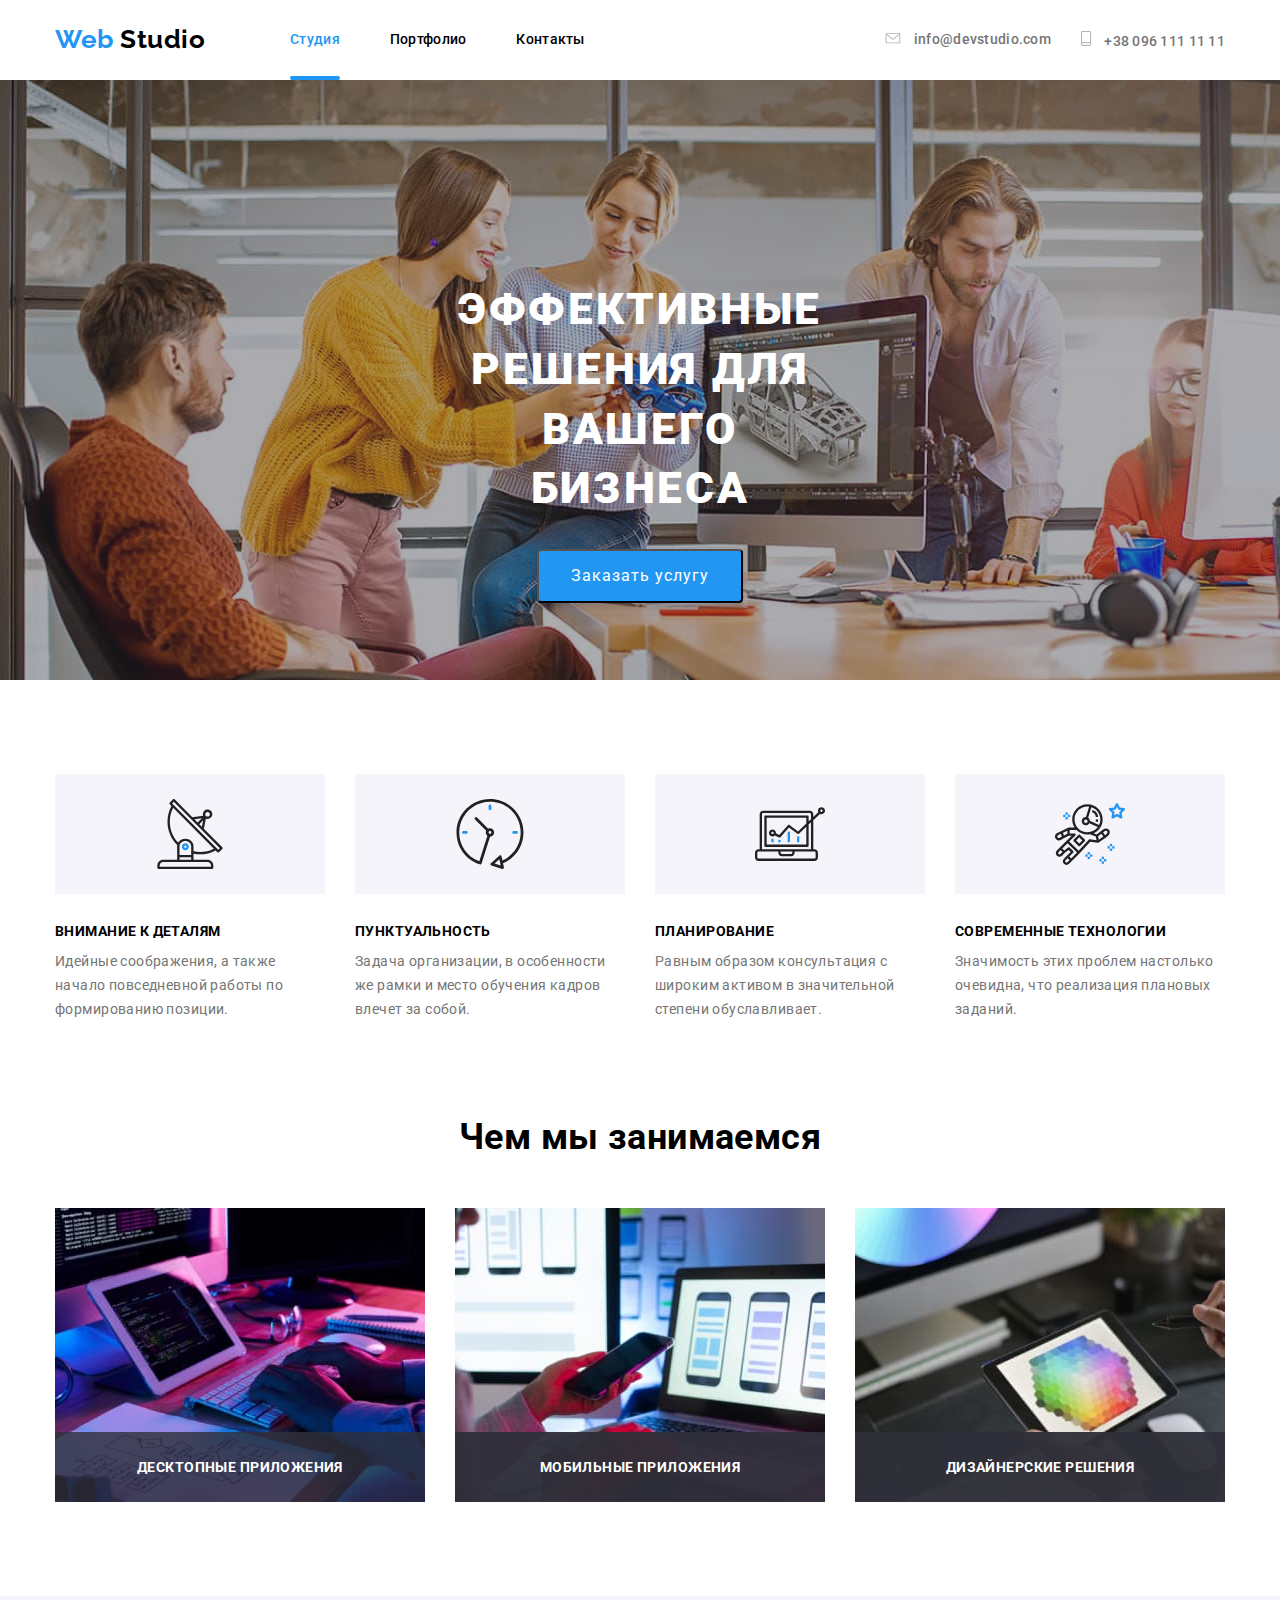
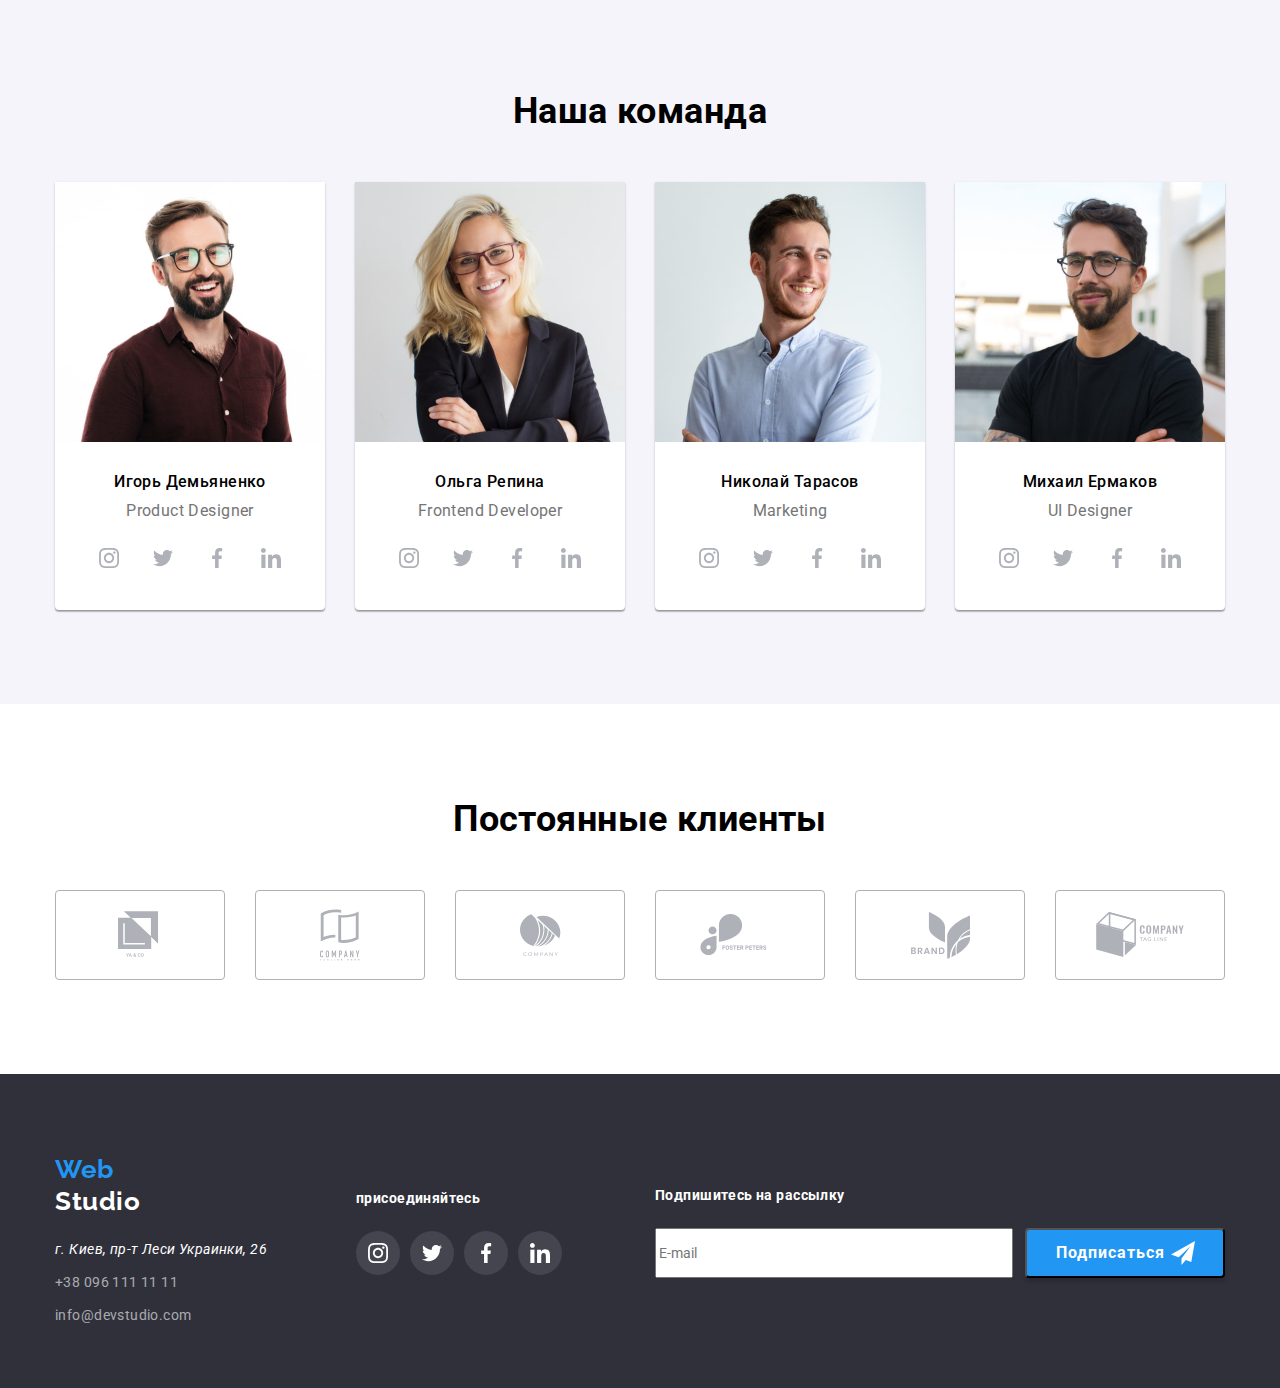
<file: index.html>
<!DOCTYPE html>
<html lang="ru">
  <head>
    <meta charset="UTF-8" />
    <meta name="viewport" content="width=device-width, initial-scale=1.0" />
    <link
      href="https://fonts.googleapis.com/css2?family=Raleway:wght@700&family=Roboto:wght@400;500;700;900&display=swap"
      rel="stylesheet"
    />
    <link
      rel="stylesheet"
      href="https://cdnjs.cloudflare.com/ajax/libs/modern-normalize/0.7.0/modern-normalize.min.css"
    />
    <link rel="stylesheet" href="./css/styles.css" />
    <title>Document</title>
  </head>

  <body>
    <header>
      <div class="container">
        <nav class="navigation">
          <a href="./index.html" class="logo link"> <span>Web</span> Studio </a>

          <ul class="site-nav list">
            <li class="item">
              <div class="overflow">
                <a href="./index.html" class="link current">Студия</a>
              </div>
            </li>
            <li class="item">
              <div class="overflow">
                <a href="./portfolio.html" class="link">Портфолио</a>
              </div>
            </li>
            <li class="item">
              <div class="overflow"><a href="" class="link">Контакты</a></div>
            </li>
          </ul>
        </nav>

        <ul class="contact list">
          <li class="item">
            <a href="mailto:info@devstudio.com" class="link-contact link">
              <svg class="item-icons mail">
                <use href="./img/symbol-defs.svg#icon-send"></use>
              </svg>
              info@devstudio.com
            </a>
          </li>

          <li class="item">
            <a href="tel:+38096111111" class="link-contact link">
              <svg class="item-icons phone">
                <use href="./img/symbol-defs.svg#icon-phone"></use>
              </svg>
              +38 096 111 11 11</a
            >
          </li>
        </ul>
      </div>
    </header>
    <main>
      <!--Заказ услуги-->
      <section class="hero">
        <h1 class="hero-tittle">Эффективные решения для вашего бизнеса</h1>
        <button class="button" data-modal-open>Заказать услугу</button>
      </section>
      <!--Скилы-->
      <section class="skills">
        <div class="container">
          <h2 class="hiden">Скилы</h2>
          <ul class="skills-list list">
            <li class="skills-item">
              <div class="container-skills-icons">
                <svg class="skills-icons">
                  <use
                    href="./img/symbol-defs.svg#icon-antenna"
                    width="70"
                  ></use>
                </svg>
              </div>
              <h3>Внимание к деталям</h3>
              <p>
                Идейные соображения, а также начало повседневной работы по
                формированию позиции.
              </p>
            </li>
            <li class="skills-item">
              <div class="container-skills-icons">
                <svg class="skills-icons">
                  <use href="./img/symbol-defs.svg#icon-clock" width="70"></use>
                </svg>
              </div>
              <h3>Пунктуальность</h3>
              <p>
                Задача организации, в особенности же рамки и место обучения
                кадров влечет за собой.
              </p>
            </li>
            <li class="skills-item">
              <div class="container-skills-icons">
                <svg class="skills-icons">
                  <use
                    href="./img/symbol-defs.svg#icon-diagram"
                    width="70"
                  ></use>
                </svg>
              </div>
              <h3>Планирование</h3>
              <p>
                Равным образом консультация с широким активом в значительной
                степени обуславливает.
              </p>
            </li>

            <li class="skills-item">
              <div class="container-skills-icons">
                <svg class="skills-icons">
                  <use
                    href="./img/symbol-defs.svg#icon-astronaut"
                    width="70"
                  ></use>
                </svg>
              </div>
              <h3 class="skills-title">Современные технологии</h3>
              <p>
                Значимость этих проблем настолько очевидна, что реализация
                плановых заданий.
              </p>
            </li>
          </ul>
        </div>
      </section>
      <!--Работы-->
      <section class="work">
        <div class="container">
          <h2 class="work-title">Чем мы занимаемся</h2>
          <ul class="list work-item">
            <li>
              <div class="container-overlay">
                <a href=""
                  ><img src="./img/dapp.jpg" alt="dapp" width="370" />
                  <div class="work-type"><h3>Десктопные приложения</h3></div>
                </a>
              </div>
            </li>
            <li>
              <div class="container-overlay">
                <a href=""
                  ><img src="./img/mapp.jpg" alt="mapp" width="370" />
                  <div class="work-type">
                    <h3 class="work-type">Мобильные приложения</h3>
                  </div>
                </a>
              </div>
            </li>
            <li>
              <div class="container-overlay">
                <a href=""
                  ><img src="./img/diz.jpg" alt="diz" width="370" />
                  <div class="work-type">
                    <h3 class="work-type">Дизайнерские решения</h3>
                  </div>
                </a>
              </div>
            </li>
          </ul>
        </div>
      </section>
      <!--Команда-->
      <section class="team">
        <div class="container">
          <h2 class="team-title">Наша команда</h2>
          <ul class="list staff">
            <li class="staff-container">
              <img src="./img/igor.jpg" alt="Nikoly" width="270" height="260" />
              <h3>Игорь Демьяненко</h3>
              <p>Product Designer</p>
              <ul class="list staff-networks">
                <li>
                  <a href="" class="link icon-link"
                    ><svg class="icon social-svg">
                      <use
                        href="./img/symbol-defs.svg#icon-instagram"
                      ></use></svg
                  ></a>
                </li>
                <li>
                  <a href="" class="link icon-link"
                    ><svg class="icon social-svg">
                      <use href="./img/symbol-defs.svg#icon-twitter"></use></svg
                  ></a>
                </li>

                <li>
                  <a href="" class="link icon-link"
                    ><svg class="icon social-svg">
                      <use
                        href="./img/symbol-defs.svg#icon-facebook"
                      ></use></svg
                  ></a>
                </li>
                <li>
                  <a href="" class="link icon-link"
                    ><svg class="icon social-svg">
                      <use
                        href="./img/symbol-defs.svg#icon-linkedin"
                      ></use></svg
                  ></a>
                </li>
              </ul>
            </li>
            <li class="staff-container">
              <img src="./img/Olga.jpg" alt="Olga" width="270" height="260" />
              <h3>Ольга Репина</h3>
              <p>Frontend Developer</p>
              <ul class="list staff-networks">
                <li>
                  <a href="" class="link icon-link"
                    ><svg class="icon social-svg">
                      <use
                        href="./img/symbol-defs.svg#icon-instagram"
                      ></use></svg
                  ></a>
                </li>
                <li>
                  <a href="" class="link icon-link"
                    ><svg class="icon social-svg">
                      <use href="./img/symbol-defs.svg#icon-twitter"></use></svg
                  ></a>
                </li>

                <li>
                  <a href="" class="link icon-link"
                    ><svg class="icon social-svg">
                      <use
                        href="./img/symbol-defs.svg#icon-facebook"
                      ></use></svg
                  ></a>
                </li>
                <li>
                  <a href="" class="link icon-link"
                    ><svg class="icon social-svg">
                      <use
                        href="./img/symbol-defs.svg#icon-linkedin"
                      ></use></svg
                  ></a>
                </li>
              </ul>
            </li>
            <li class="staff-container">
              <img
                src="./img/Nikolay.jpg"
                alt="Ivan"
                width="270"
                height="260"
              />
              <h3>Николай Тарасов</h3>
              <p>Marketing</p>
              <ul class="list staff-networks">
                <li>
                  <a href="" class="link icon-link"
                    ><svg class="icon social-svg">
                      <use
                        href="./img/symbol-defs.svg#icon-instagram"
                      ></use></svg
                  ></a>
                </li>
                <li>
                  <a href="" class="link icon-link"
                    ><svg class="icon social-svg">
                      <use href="./img/symbol-defs.svg#icon-twitter"></use></svg
                  ></a>
                </li>

                <li>
                  <a href="" class="link icon-link"
                    ><svg class="icon social-svg">
                      <use
                        href="./img/symbol-defs.svg#icon-facebook"
                      ></use></svg
                  ></a>
                </li>
                <li>
                  <a href="" class="link icon-link"
                    ><svg class="icon social-svg">
                      <use
                        href="./img/symbol-defs.svg#icon-linkedin"
                      ></use></svg
                  ></a>
                </li>
              </ul>
            </li>
            <li class="staff-container">
              <img src="./img/Miha.jpg" alt="Andrey" width="270" height="260" />
              <h3>Михаил Ермаков</h3>
              <p>UI Designer</p>
              <ul class="list staff-networks">
                <li>
                  <a href="" class="link icon-link"
                    ><svg class="icon social-svg">
                      <use
                        href="./img/symbol-defs.svg#icon-instagram"
                      ></use></svg
                  ></a>
                </li>
                <li>
                  <a href="" class="link icon-link"
                    ><svg class="icon social-svg">
                      <use href="./img/symbol-defs.svg#icon-twitter"></use></svg
                  ></a>
                </li>

                <li>
                  <a href="" class="link icon-link"
                    ><svg class="icon social-svg">
                      <use
                        href="./img/symbol-defs.svg#icon-facebook"
                      ></use></svg
                  ></a>
                </li>
                <li>
                  <a href="" class="link icon-link"
                    ><svg class="icon social-svg">
                      <use
                        href="./img/symbol-defs.svg#icon-linkedin"
                      ></use></svg
                  ></a>
                </li>
              </ul>
            </li>
          </ul>
        </div>
      </section>
      <!--Постоянные клиенты-->
      <section class="clients">
        <div class="container">
          <h2 class="clients-title">Постоянные клиенты</h2>
          <ul class="list clients-list">
            <li class="client-list-item">
              <a href="" class="link hover-svg">
                <svg class="icon-clients first">
                  <use href="./img/symbol-defs.svg#icon-client1"></use>
                </svg>
              </a>
            </li>
            <li class="client-list-item">
              <a href="" class="link hover-svg">
                <svg class="icon-clients second">
                  <use href="./img/symbol-defs.svg#icon-client2"></use>
                </svg>
              </a>
            </li>
            <li class="client-list-item">
              <a href="" class="link hover-svg">
                <svg class="icon-clients third">
                  <use href="./img/symbol-defs.svg#icon-client3"></use>
                </svg>
              </a>
            </li>
            <li class="client-list-item">
              <a href="" class="link hover-svg">
                <svg class="icon-clients fourth">
                  <use href="./img/symbol-defs.svg#icon-client4"></use>
                </svg>
              </a>
            </li>
            <li class="client-list-item">
              <a href="" class="link hover-svg">
                <svg class="icon-clients fifth">
                  <use href="./img/symbol-defs.svg#icon-client5"></use>
                </svg>
              </a>
            </li>
            <li class="client-list-item">
              <a href="" class="link hover-svg">
                <svg class="icon-clients sixth">
                  <use href="./img/symbol-defs.svg#icon-client6"></use>
                </svg>
              </a>
            </li>
          </ul>
        </div>
      </section>
    </main>

    <footer>
      <div class="container">
        <div class="footer-container">
          <a href="" class="logo link"> <span>Web</span> Studio </a>
          <address>
            <span>г. Киев, пр-т Леси Украинки, 26</span>
            <div class="footer-contacts">
              <a href="tel:+38096111111" class="link-footer link">
                +38 096 111 11 11</a
              >
              <a href="mailto:info@devstudio.com" class="link-footer link">
                info@devstudio.com
              </a>
            </div>
          </address>
        </div>
        <div class="footer-container">
          <b>присоединяйтесь</b>
          <ul class="list networks">
            <li class="footer-icons-item">
              <a href="" class="icon-link">
                <svg class="social-svg">
                  <use href="./img/symbol-defs.svg#icon-instagram"></use>
                </svg>
              </a>
            </li>
            <li class="footer-icons-item">
              <a href="" class="icon-link">
                <svg class="social-svg">
                  <use href="./img/symbol-defs.svg#icon-twitter"></use>
                </svg>
              </a>
            </li>
            <li class="footer-icons-item">
              <a href="" class="icon-link">
                <svg class="social-svg">
                  <use href="./img/symbol-defs.svg#icon-facebook"></use>
                </svg>
              </a>
            </li>
            <li class="footer-icons-item">
              <a href="" class="icon-link">
                <svg class="social-svg">
                  <use href="./img/symbol-defs.svg#icon-linkedin"></use>
                </svg>
              </a>
            </li>
          </ul>
        </div>
        <div class="footer-container">
          <b>Подпишитесь на рассылку</b>
          <div class="subscription">
            <form class="footer-form">
              <input
                class="sub-form"
                type="text"
                name=""
                id="mail-footer"
                placeholder="E-mail"
              />
            </form>
            <button class="button">
              <svg class="footer-send-icon">
                <use href="./img/symbol-defs.svg#icon-icon-send"></use>
              </svg>
              Подписаться
            </button>
          </div>
        </div>
      </div>
    </footer>

    <div class="backdrop is-hidden" data-modal>
      <div class="modal">
        <button class="btn-close" data-modal-close>
          <svg class="close-icon">
            <use href="./img/symbol-defs.svg#icon-closebtm"></use>
          </svg>
        </button>
        <h2>Оставьте свои данные, мы вам перезвоним</h2>
        <form action="">
          <label for="user-name" class="modal-label">Имя</label>
          <div class="input-container">
            <svg class="modal-icon">
              <use href="./img/symbol-defs.svg#icon-name-modal"></use>
            </svg>
            <input type="text" name="name" id="user-name" class="input-form" />
          </div>

          <label for="user-phone" class="modal-label">Телефон</label>
          <div class="input-container">
            <svg class="modal-icon">
              <use href="./img/symbol-defs.svg#icon-phone-modal"></use>
            </svg>
            <input
              type="text"
              name="phone"
              id="user-phone"
              class="input-form"
            />
          </div>

          <label for="user-mail" class="modal-label">Почта</label>
          <div class="input-container">
            <svg class="modal-icon">
              <use href="./img/symbol-defs.svg#icon-email-modal"></use>
            </svg>
            <input type="text" name="mail" id="user-mail" class="input-form" />
          </div>

          <label for="user-massage" class="modal-label">Комментарий</label>
          <textarea
            class="input-form comment-block"
            name="message"
            id="user-massage"
            rows="6"
            placeholder="Введите текст"
          ></textarea>
          <input type="checkbox" name="sss" id="" />
          <span class="agreement"
            >Соглашаюсь с рассылкой и принимаю
            <a href="">Условия договора</a></span
          >
          <button class="button modal-button">Отправить</button>
        </form>
      </div>
    </div>
    <script src="./js/modal.js"></script>
  </body>
</html>
</file>
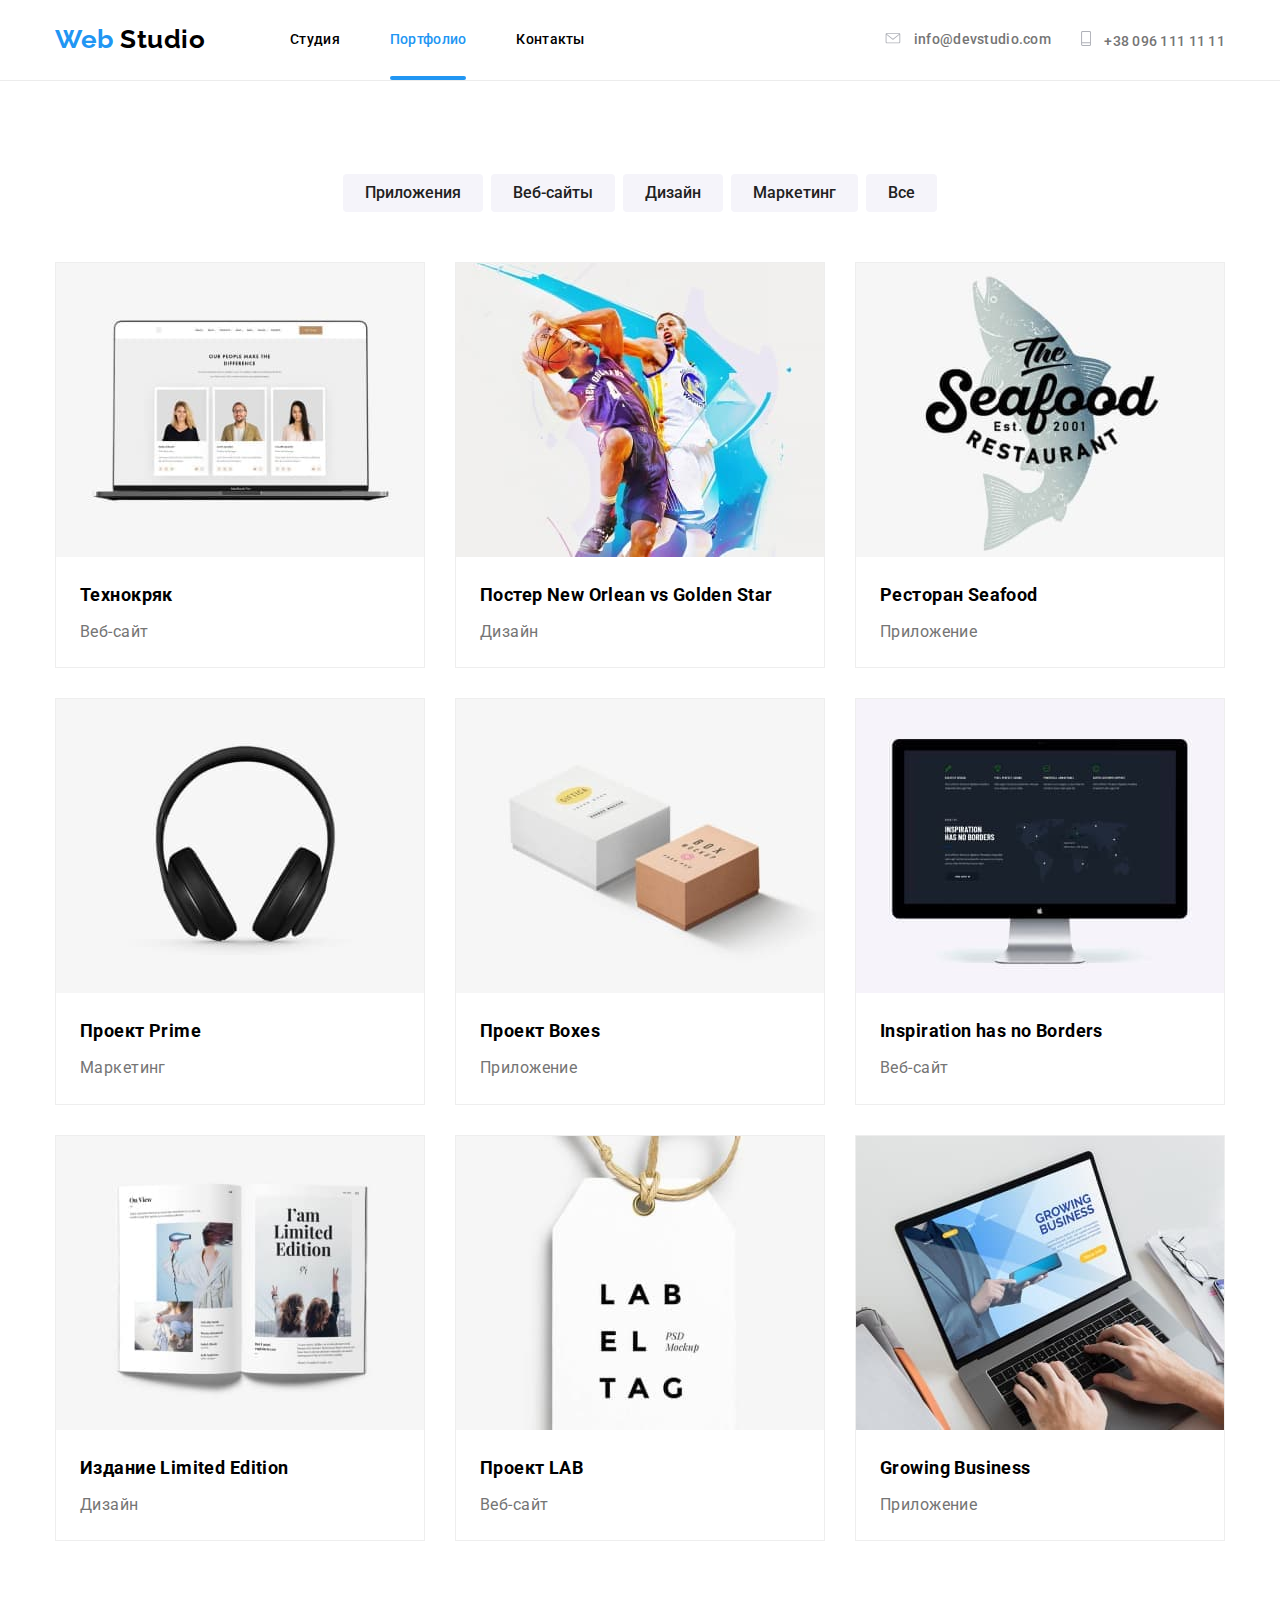
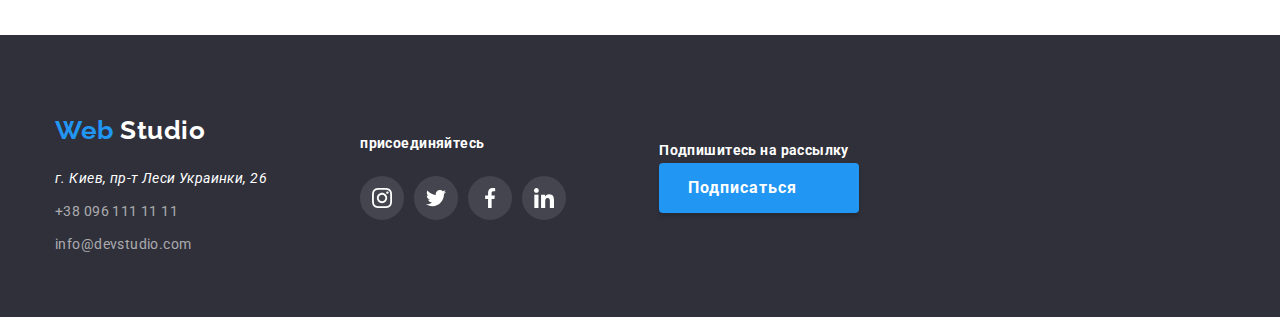
<file: portfolio.html>
<!DOCTYPE html>
<html lang="ru">
  <head>
    <meta charset="UTF-8" />
    <meta name="viewport" content="width=device-width, initial-scale=1.0" />
    <link
      href="https://fonts.googleapis.com/css2?family=Raleway:wght@700&family=Roboto:wght@400;500;700;900&display=swap"
      rel="stylesheet"
    />
    <link
      rel="stylesheet"
      href="https://cdnjs.cloudflare.com/ajax/libs/modern-normalize/0.7.0/modern-normalize.min.css"
    />
    <link rel="stylesheet" href="./css/styles.css" />
    <title>Document</title>
  </head>

  <body>
    <header>
      <div class="container">
        <nav class="navigation">
          <a href="./index.html" class="logo link"> <span>Web</span> Studio </a>

          <ul class="site-nav list">
            <li class="item">
              <div class="overflow">
                <a href="./index.html" class="link">Студия</a>
              </div>
            </li>
            <li class="item">
              <div class="overflow">
                <a href="./portfolio.html" class="link current">Портфолио</a>
              </div>
            </li>
            <li class="item">
              <div class="overflow"><a href="" class="link">Контакты</a></div>
            </li>
          </ul>
        </nav>

        <ul class="contact list">
          <li class="item">
            <a href="mailto:info@devstudio.com" class="link-contact link">
              <svg class="item-icons mail">
                <use href="./img/symbol-defs.svg#icon-send"></use>
              </svg>
              info@devstudio.com
            </a>
          </li>

          <li class="item">
            <a href="tel:+38096111111" class="link-contact link">
              <svg class="item-icons phone">
                <use href="./img/symbol-defs.svg#icon-phone"></use>
              </svg>
              +38 096 111 11 11</a
            >
          </li>
        </ul>
      </div>
    </header>
    <section class="Project-pf">
      <div class="container">
        <h2 class="hiden">Наши проэкты</h2>
        <ul class="list pf-button-list">
          <li class="button-list-item">
            <button type="button" class="worklist-button">Приложения</button>
          </li>
          <li class="button-list-item">
            <button type="button" class="worklist-button">Веб-сайты</button>
          </li>
          <li class="button-list-item">
            <button type="button" class="worklist-button">Дизайн</button>
          </li>
          <li class="button-list-item">
            <button type="button" class="worklist-button">Маркетинг</button>
          </li>
          <li class="button-list-item">
            <button type="button" class="worklist-button">Все</button>
          </li>
        </ul>
        <ul class="list main-pf-list">
          <li class="pf-container">
            <a href="" class="pfitem">
              <div class="pf-img">
                <img
                  src="./img/Portfolio-img/Technokryak.jpg"
                  alt="Технокряк"
                  width="370"
                />
                <div class="pf-overlay">
                  Технокряк это современная площадка распространения
                  коронавируса. Компании используют эту платформу для цифрового
                  шпионажа и атак на защищённые сервера конкурентов.
                </div>
              </div>
              <h3>Технокряк</h3>
              <span class="pfitem-type">Веб-сайт</span>
            </a>
          </li>
          <li class="pf-container">
            <a href="" class="pfitem">
              <div class="pf-img">
                <img
                  src="./img/Portfolio-img/poster.jpg"
                  alt="Постер"
                  width="370"
                />
                <div class="pf-overlay">
                  Технокряк это современная площадка распространения
                  коронавируса. Компании используют эту платформу для цифрового
                  шпионажа и атак на защищённые сервера конкурентов.
                </div>
              </div>
              <h3>Постер New Orlean vs Golden Star</h3>
              <span class="pfitem-type">Дизайн</span>
            </a>
          </li>
          <li class="pf-container">
            <a href="" class="pfitem">
              <div class="pf-img">
                <img
                  src="./img/Portfolio-img/seafood.jpg"
                  alt="Ресторан Seafood"
                  width="370"
                />
                <div class="pf-overlay">
                  Технокряк это современная площадка распространения
                  коронавируса. Компании используют эту платформу для цифрового
                  шпионажа и атак на защищённые сервера конкурентов.
                </div>
              </div>
              <h3>Ресторан Seafood</h3>
              <span class="pfitem-type">Приложение</span>
            </a>
          </li>
          <li class="pf-container">
            <a href="" class="pfitem">
              <div class="pf-img">
                <img
                  src="./img/Portfolio-img/prime.jpg"
                  alt="Prime"
                  width="370"
                />
                <div class="pf-overlay">
                  Технокряк это современная площадка распространения
                  коронавируса. Компании используют эту платформу для цифрового
                  шпионажа и атак на защищённые сервера конкурентов.
                </div>
              </div>
              <h3>Проект Prime</h3>
              <span class="pfitem-type">Маркетинг</span>
            </a>
          </li>
          <li class="pf-container">
            <a href="" class="pfitem">
              <div class="pf-img">
                <img
                  src="./img/Portfolio-img/box.jpg"
                  alt="Проект Boxes"
                  width="370"
                />
                <div class="pf-overlay">
                  Технокряк это современная площадка распространения
                  коронавируса. Компании используют эту платформу для цифрового
                  шпионажа и атак на защищённые сервера конкурентов.
                </div>
              </div>
              <h3>Проект Boxes</h3>
              <span class="pfitem-type">Приложение</span>
            </a>
          </li>
          <li class="pf-container">
            <a href="" class="pfitem">
              <div class="pf-img">
                <img
                  src="./img/Portfolio-img/inspiration.jpg"
                  alt="Inspiration has no Borders"
                  width="370"
                />
                <div class="pf-overlay">
                  Технокряк это современная площадка распространения
                  коронавируса. Компании используют эту платформу для цифрового
                  шпионажа и атак на защищённые сервера конкурентов.
                </div>
              </div>
              <h3>Inspiration has no Borders</h3>
              <span class="pfitem-type">Веб-сайт</span>
            </a>
          </li>
          <li class="pf-container">
            <a href="" class="pfitem">
              <div class="pf-img">
                <img
                  src="./img/Portfolio-img/Limited-edition.jpg"
                  alt="Издание Limited Edition"
                  width="370"
                />
                <div class="pf-overlay">
                  Технокряк это современная площадка распространения
                  коронавируса. Компании используют эту платформу для цифрового
                  шпионажа и атак на защищённые сервера конкурентов.
                </div>
              </div>
              <h3>Издание Limited Edition</h3>
              <span class="pfitem-type">Дизайн</span>
            </a>
          </li>
          <li class="pf-container">
            <a href="" class="pfitem">
              <div class="pf-img">
                <img
                  src="./img/Portfolio-img/lab.jpg"
                  alt="Проект LAB"
                  width="370"
                />
                <div class="pf-overlay">
                  Технокряк это современная площадка распространения
                  коронавируса. Компании используют эту платформу для цифрового
                  шпионажа и атак на защищённые сервера конкурентов.
                </div>
              </div>
              <h3>Проект LAB</h3>
              <span class="pfitem-type">Веб-сайт</span>
            </a>
          </li>
          <li class="pf-container">
            <a href="" class="pfitem">
              <div class="pf-img">
                <img
                  src="./img/Portfolio-img/growing-busines.jpg"
                  alt="Growing Business"
                  width="370"
                />
                <div class="pf-overlay">
                  Технокряк это современная площадка распространения
                  коронавируса. Компании используют эту платформу для цифрового
                  шпионажа и атак на защищённые сервера конкурентов.
                </div>
              </div>
              <h3>Growing Business</h3>
              <span class="pfitem-type">Приложение</span>
            </a>
          </li>
        </ul>
      </div>
    </section>
    <footer>
      <div class="container">
        <div class="footer-container">
          <a href="" class="logo link"> <span>Web</span> Studio </a>
          <address>
            <span>г. Киев, пр-т Леси Украинки, 26</span>
            <div class="footer-contacts">
              <a href="tel:+38096111111" class="link-footer link">
                +38 096 111 11 11</a
              >
              <a href="mailto:info@devstudio.com" class="link-footer link">
                info@devstudio.com
              </a>
            </div>
          </address>
        </div>
        <div class="footer-container">
          <b>присоединяйтесь</b>
          <ul class="list networks">
            <li class="footer-icons-item">
              <a href="" class="icon-link">
                <svg class="social-svg">
                  <use href="./img/symbol-defs.svg#icon-instagram"></use>
                </svg>
              </a>
            </li>
            <li class="footer-icons-item">
              <a href="" class="icon-link">
                <svg class="social-svg">
                  <use href="./img/symbol-defs.svg#icon-twitter"></use>
                </svg>
              </a>
            </li>
            <li class="footer-icons-item">
              <a href="" class="icon-link">
                <svg class="social-svg">
                  <use href="./img/symbol-defs.svg#icon-facebook"></use>
                </svg>
              </a>
            </li>
            <li class="footer-icons-item">
              <a href="" class="icon-link">
                <svg class="social-svg">
                  <use href="./img/symbol-defs.svg#icon-linkedin"></use>
                </svg>
              </a>
            </li>
          </ul>
        </div>
        <div class="footer-container">
          <b>Подпишитесь на рассылку</b>
          <a href="" class="button"> Подписаться</a>
        </div>
      </div>
    </footer>
  </body>
</html>
</file>
<file: css/styles.css>
:root {
  --main-color: #757575;
  --title-text-color: #000000;
  --accent-color: #2196f3;
  --bcg-color: #ffffff;
  --work-color: rgba(47, 48, 58, 0.8);
  --hero-bcg: #2f303a;
  --contact-color: rgba(255, 255, 255, 0.6);
  --wl-button-color: #f5f4fa;
  --wl-text-button-color: #212121;
  --timing: 250ms;
  --color3: #afb1b8;
}
h1,
h2,
h3,
h4,
h5,
p {
  margin: 0;
}
body {
  background-color: var(--bcg-color);
  color: var(--main-color);
  font-family: roboto, sans-serif;
  letter-spacing: 0.03em;
  font-size: 14px;
  line-height: 1.71;
}
body p {
  margin-top: 10px;
}
.hiden {
  position: absolute !important;
  clip: rect(1px 1px 1px 1px);
  clip: rect(1px, 1px, 1px, 1px);
  padding: 0 !important;
  border: 0 !important;
  height: 1px !important;
  width: 1px !important;
  overflow: hidden;
}
header {
  position: relative;
}

h2 {
  color: var(--title-text-color);
  font-weight: bold;
  font-size: 36px;
  line-height: 1.17;
  text-align: center;
}

img {
  display: block;
}
svg {
  box-sizing: border-box;
}

/* Контейнер (ширина контента) */
.container {
  width: 1200px;
  padding-left: 15px;
  padding-right: 15px;
  margin-left: auto;
  margin-right: auto;
}
/* Убираем маркер с элементов списка*/
.list {
  list-style-type: none;
  padding: 0px;
  margin: 0px;
}

/* Все ссылки */

.link {
  font-style: inherit;
  text-decoration: none;
  color: var(--title-text-color);
  font-size: 14px;
  line-height: 1.14;
  letter-spacing: 0.02em;
  font-weight: 500;
  transition: color var(--timing) cubic-bezier(0.4, 0, 0.2, 1);
}

.link:hover,
.link:focus {
  color: var(--accent-color);
}
.current {
  color: var(--accent-color);
  opacity: 1;
}
header .container {
  display: flex;
  align-items: center;
}

.navigation {
  display: flex;
  align-items: center;
}
.site-nav {
  display: flex;
}
.overflow {
  position: relative;
  display: flex;
  align-items: center;
  height: 80px;
}

.site-nav .item:not(:last-child) {
  margin-right: 50px;
}
.site-nav .link {
  padding: 10px 0px;
}

.link.current::before {
  position: absolute;
  content: "";
  right: 0;
  left: 0;
  bottom: 0;
  height: 4px;
  background-color: var(--accent-color);
  border-radius: 2px;

  opacity: 1;
}

.contact {
  display: flex;
}
.contact .item + .item {
  margin-left: 30px;
}
.link-contact {
  vertical-align: middle;
  padding: 10px 0px;
  font-weight: 500;
  font-size: 14px;
  line-height: 1.14;
  color: var(--main-color);
  transition: color var(--timing) cubic-bezier(0.4, 0, 0.2, 1);
}
.link-contact:hover .item-icons {
  fill: var(--accent-color);
}
.link-contact:focus .item-icons {
  fill: var(--accent-color);
}

.mail,
.phone {
  fill: var(--color3);
  margin-right: 10px;
  transition: fill var(--timing) cubic-bezier(0.4, 0, 0.2, 1);
}
.item-icons.phone {
  width: 10px;
  height: 15px;
}
.item-icons.mail {
  width: 16px;
  height: 11px;
}

header .container {
  justify-content: space-between;
}
/* лого */
.logo {
  margin-top: 24px;
  margin-bottom: 25px;
  margin-right: 85px;

  color: var(--title-text-color);
  font-family: Raleway, sans-serif;
  letter-spacing: 0.02em;
  font-weight: bold;
  font-size: 26px;
  line-height: 1.19;
}
.logo span {
  color: var(--accent-color);
}
/* HEro */
.hero {
  padding-top: 200px;
  padding-bottom: 200px;
  padding-left: 452px;
  padding-right: 452px;
  max-width: 1600px;
  height: 600px;

  background-repeat: no-repeat;
  background-image: linear-gradient(
      rgba(47, 48, 58, 40%),
      rgba(47, 48, 58, 40%)
    ),
    url(../img/Hero.jpg);
  background-color: black;
  margin-left: auto;
  margin-right: auto;
  text-align: center;
  background-color: var(--hero-bcg);
}

.hero-tittle {
  margin: 0px;
  margin-bottom: 30px;
  color: var(--bcg-color);
  font-weight: 900;
  font-size: 44px;
  line-height: 1.36;
  text-align: center;
  letter-spacing: 0.06em;
  text-transform: uppercase;
}

.button {
  display: inline-block;
  min-width: 200px;
  padding: 10px 32px;
  box-shadow: 0px 4px 4px rgba(0, 0, 0, 0.15);
  border-radius: 4px;
  background-color: var(--accent-color);
  color: var(--bcg-color);
  text-decoration: none;
  font-size: 16px;
  line-height: 1.875;
  align-items: center;
  text-align: center;
  letter-spacing: 0.06em;
}
.button:hover,
.button:focus {
  color: var(--bcg-color);
}

/* Скилы */
.skills .container {
  padding-top: 94px;
}
.skills .skills-list {
  display: flex;
}

.container-skills-icons {
  display: flex;
  width: 270px;
  height: 120px;
  justify-content: center;
  align-items: center;

  background-color: var(--wl-button-color);
}
.skills-icons {
  width: 70px;
  height: 70px;
}

.skills-item h3 {
  padding-top: 30px;
  color: var(--title-text-color);
  font-weight: bold;
  font-size: 14px;
  line-height: 1.14;
  text-transform: uppercase;
}
.skills-item:not(:last-child) {
  margin-right: 30px;
}
/* Работы */

.work {
  padding-top: 94px;
  padding-bottom: 94px;
}
.work-title {
  padding-bottom: 50px;
}
.work-item {
  display: flex;
  justify-content: space-between;
}
.work-item a {
  text-decoration: none;
}
.container-overlay {
  position: relative;
}

.work-type {
  position: absolute;
  width: 100%;
  bottom: 0;
  height: 70px;
  background-color: rgba(47, 48, 58, 0.8);
  color: white;
}
.work h3 {
  display: flex;
  width: 100%;
  min-height: 100%;
  justify-content: center;
  align-items: center;
  font-size: 14px;
  line-height: 16px;
  font-weight: bold;
  text-transform: uppercase;
}

/* Команда */
.team {
  background-color: var(--wl-button-color);
  padding-top: 94px;
  padding-bottom: 94px;
}
.team h2 {
  margin-bottom: 50px;
}
.team h3 {
  margin-top: 30px;
  color: var(--title-text-color);
  font-weight: 500;
  font-size: 16px;
  line-height: 1.19;
}
.team .list {
  font-size: 16px;
  line-height: 1.19;
  font-weight: normal;
}
.staff {
  display: flex;
  justify-content: space-between;
}
.staff-container {
  text-align: center;
  background-color: var(--bcg-color);
  box-shadow: 0px 1px 3px rgba(0, 0, 0, 0.12), 0px 1px 1px rgba(0, 0, 0, 0.14),
    0px 2px 1px rgba(0, 0, 0, 0.2);
  border-radius: 0px 0px 4px 4px;
}
.list .staff-networks {
  display: flex;
  justify-content: space-between;
  padding: 16px 32px 30px 32px;
}

.icon-link {
  display: flex;
  width: 44px;
  height: 44px;
  border-radius: 50%;
  text-align: center;
  transition: background-color var(--timing) cubic-bezier(0.4, 0, 0.2, 1);
}
.social-svg {
  width: 20px;
  height: 20px;
  margin: auto;
  fill: var(--color3);
  transition: fill var(--timing) cubic-bezier(0.4, 0, 0.2, 1);
}
.icon-link:hover,
.icon-link:focus {
  background-color: var(--accent-color);
}
.icon-link:hover .social-svg {
  fill: var(--bcg-color);
}
.icon-link:focus .social-svg {
  fill: var(--bcg-color);
}

/* Постоянные клиенты */
.clients {
  padding-top: 94px;
  padding-bottom: 94px;
}
.clients-title {
  margin-bottom: 50px;
  color: var(--title-text-color);
}
.clients-list {
  display: flex;
  justify-content: space-between;
}
.client-list-item:not(:last-child) {
  margin-right: 30px;
}
.icon-clients {
  fill: #afb1b8;
  transition: fill var(--timing) cubic-bezier(0.4, 0, 0.2, 1);
}

.icon-clients.first {
  width: 44.27px;
  height: 49.23px;
}

.icon-clients.second {
  width: 40px;
  height: 52px;
}

.icon-clients.third {
  width: 41px;
  height: 42.6px;
}

.icon-clients.fourth {
  width: 79.66px;
  height: 42.02px;
}

.icon-clients.fifth {
  width: 59px;
  height: 47px;
}

.icon-clients.sixth {
  width: 88.48px;
  height: 45.44px;
}

.link.hover-svg {
  display: flex;
  height: 90px;
  width: 170px;
  border: 1px solid #afb1b8;
  border-radius: 4px;
  align-items: center;
  justify-content: center;
  transition: border var(--timing) cubic-bezier(0.4, 0, 0.2, 1);
}
.hover-svg:hover,
.hover-svg:focus {
  border: 1px solid var(--accent-color);
}

.hover-svg:hover .icon-clients {
  fill: var(--accent-color);
}

.hover-svg:focus .icon-clients {
  fill: var(--accent-color);
}

footer {
  padding: 60px 0px;
  background-color: var(--hero-bcg);
  --color3: white;
}
footer .container {
  display: flex;
  align-items: center;
}
.footer-container:first-child {
  margin-right: 70px;
}
.footer-container:nth-child(2) {
  margin-right: 93px;
}

.footer-container .logo {
  color: var(--bcg-color);
}
.footer-container .logo:hover,
.footer-container .logo:focus {
  color: var(--accent-color);
}

.footer-container .networks {
  display: flex;
  margin-top: 20px;
  justify-content: space-between;
}
.networks li:not(:last-child) {
  margin-right: 10px;
}

.footer-icons-item a {
  background: rgba(255, 255, 255, 0.1);
}
.footer-icons-item .icon-link:hover {
  background-color: var(--accent-color);
}

footer a {
  color: var(--accent-color);
}
.footer-contacts {
  color: var(--contact-color);
}
.footer-contacts p {
  margin-top: 9px;
}
footer span,
b {
  color: var(--bcg-color);
}
footer span {
  display: inline-block;
  margin-top: 20px;
}
.link-footer.link {
  display: block;
  margin-top: 9px;
  color: rgba(255, 255, 255, 0.6);
  font-family: Roboto;
  font-style: normal;
  font-weight: normal;
  font-size: 14px;
  line-height: 1.71;
  letter-spacing: 0.03em;
}
.link-footer.link:hover,
.link-footer.link:focus {
  color: var(--accent-color);
}
.footer-container .button {
  position: relative;
  display: flex;
  width: 200px;
  height: 50px;
  padding: 10px 62px 10px 29px;
  font-size: 16px;
  line-height: 1.87;
  font-weight: bold;
}

.footer-send-icon {
  position: absolute;
  fill: white;
  width: 24px;
  height: 24px;
  top: 50%;
  right: 28px;
  transform: translateY(-50%);
}
.subscription {
  display: flex;
  align-items: flex-end;
}
.sub-form {
  width: 358px;
  height: 50px;
  margin-top: 20px;
  margin-right: 12px;
}
.worklist-button {
  padding: 6px 22px;
  background-color: var(--wl-button-color);
  color: var(--wl-text-button-color);
  font-weight: 500;
  font-size: 16px;
  line-height: 1.63;
  text-align: center;
  border-radius: 4px;
  border: 0px;
  transition: color var(--timing) cubic-bezier(0.4, 0, 0.2, 1);
  transition: background-color var(--timing) cubic-bezier(0.4, 0, 0.2, 1);
}
.button-list-item:not(:last-child) {
  margin-right: 8px;
}
.worklist-button:hover,
.worklist-button:focus {
  background-color: var(--accent-color);
  color: var(--bcg-color);
}

/* ПОРТФОРЛИО  */
.Project-pf {
  padding-top: 93px;
  border-top: 1px solid #ececec;
}
.pf-button-list {
  display: flex;
  justify-content: center;
}

.pfitem {
  text-decoration: none;
  color: var(--title-text-color);
  font-size: 16px;
  line-height: 1.88;
}
.pfitem-type {
  display: block;
  padding: 4px 24px 20px 24px;
  color: var(--main-color);
  font-size: 16px;
  line-height: 1.9;
}
.pfitem h3 {
  font-size: 18px;
  line-height: 2;
  padding: 20px 24px 0px 24px;
}
.pfitem p {
  background-color: rgba(33, 150, 243, 0.9);
  color: var(--bcg-color);
  font-size: 18px;
  line-height: 1.56;
}

.pf-img {
  position: relative;
  overflow: hidden;
}
.main-pf-list {
  margin-top: 50px;
  padding-bottom: 94px;
  display: flex;
  flex-wrap: wrap;
  justify-content: center;
}

.pf-container {
  width: 370px;
  margin-right: 30px;
  margin-bottom: 30px;
  border: 1px solid #eeeeee;
  transition: box-shadow var(--timing) cubic-bezier(0.4, 0, 0.2, 1);
}
.pf-container:hover {
  box-shadow: 0px 1px 1px rgba(0, 0, 0, 0.12), 0px 4px 4px rgba(0, 0, 0, 0.06),
    1px 4px 6px rgba(0, 0, 0, 0.16);
}
.pf-container:nth-child(3n) {
  margin-right: 0px;
}
.pf-container:nth-last-child(-n + 3) {
  margin-bottom: 0;
}
.pf-overlay {
  position: absolute;
  background-color: rgba(33, 150, 243, 0.9);
  top: 0px;
  bottom: 0px;
  left: 0px;
  right: 0px;
  padding: 63px 24px 63px 24px;
  font-size: 18px;
  line-height: 1.56;
  color: var(--bcg-color);
  transform: translateY(100%);
  transition: transform var(--timing) cubic-bezier(0.4, 0, 0.2, 1);
}
.pfitem:hover .pf-overlay {
  transform: translateX(0);
}
.pfitem:focus .pf-overlay {
  transform: translateX(0);
}
/* modal */
.backdrop {
  position: fixed;
  top: 0;
  left: 0;
  right: 0;
  bottom: 0;
  background-color: rgba(0, 0, 0, 0.2);
  opacity: 1;
  transition: opacity 250ms cubic-bezier(0.4, 0, 0.2, 1), transform 250ms linear;
}
.backdrop.is-hidden {
  visibility: hidden;
  pointer-events: none;
  transform: scaleX(1.1);
  opacity: 0;
}

.modal {
  position: absolute;
  top: 50%;
  left: 50%;
  transform: translate(-50%, -50%);
  width: 100%;
  max-width: 528px;
  min-height: 100px;
  margin: auto;
  padding-top: 40px;
  padding-left: 40px;
  padding-right: 40px;
  background: #ffffff;
  box-shadow: 0px 1px 3px rgba(0, 0, 0, 0.12), 0px 1px 1px rgba(0, 0, 0, 0.14),
    0px 2px 1px rgba(0, 0, 0, 0.2);
  border-radius: 4px;
}
.btn-close {
  background-color: #fff;
  position: fixed;
  width: 30px;
  height: 30px;
  top: 8px;
  right: 8px;
  border: 1px solid rgba(0, 0, 0, 0.1);
  border-radius: 50%;
}
.close-icon {
  width: 10px;
  height: 10px;
}

.modal h2 {
  font-weight: bold;
  font-size: 20px;
  line-height: 1.15;
  text-align: center;
  letter-spacing: 0.03em;
}
.input-form {
  display: blocks;
  padding: 0;
  padding-left: 42px;
  height: 40px;
  width: 100%;
  border: 1px solid rgba(33, 33, 33, 0.2);
  box-sizing: border-box;
  border-radius: 4px;
  resize: none;
}
.input-container {
  position: relative;
}
.modal-label {
  font-size: 12px;
  line-height: 1.17;
  letter-spacing: 0.01em;
}
.comment-block {
  padding: 12px 16px;
}
.modal-icon {
  position: absolute;
  width: 18px;
  height: 18px;
  top: 50%;
  transform: translateY(-50%) translatex(15px);
}
.input-form.comment-block {
  margin-bottom: 20px;
}
.agreement {
  display: block;
  margin-bottom: 30px;
  text-align: center;
}
</file>
